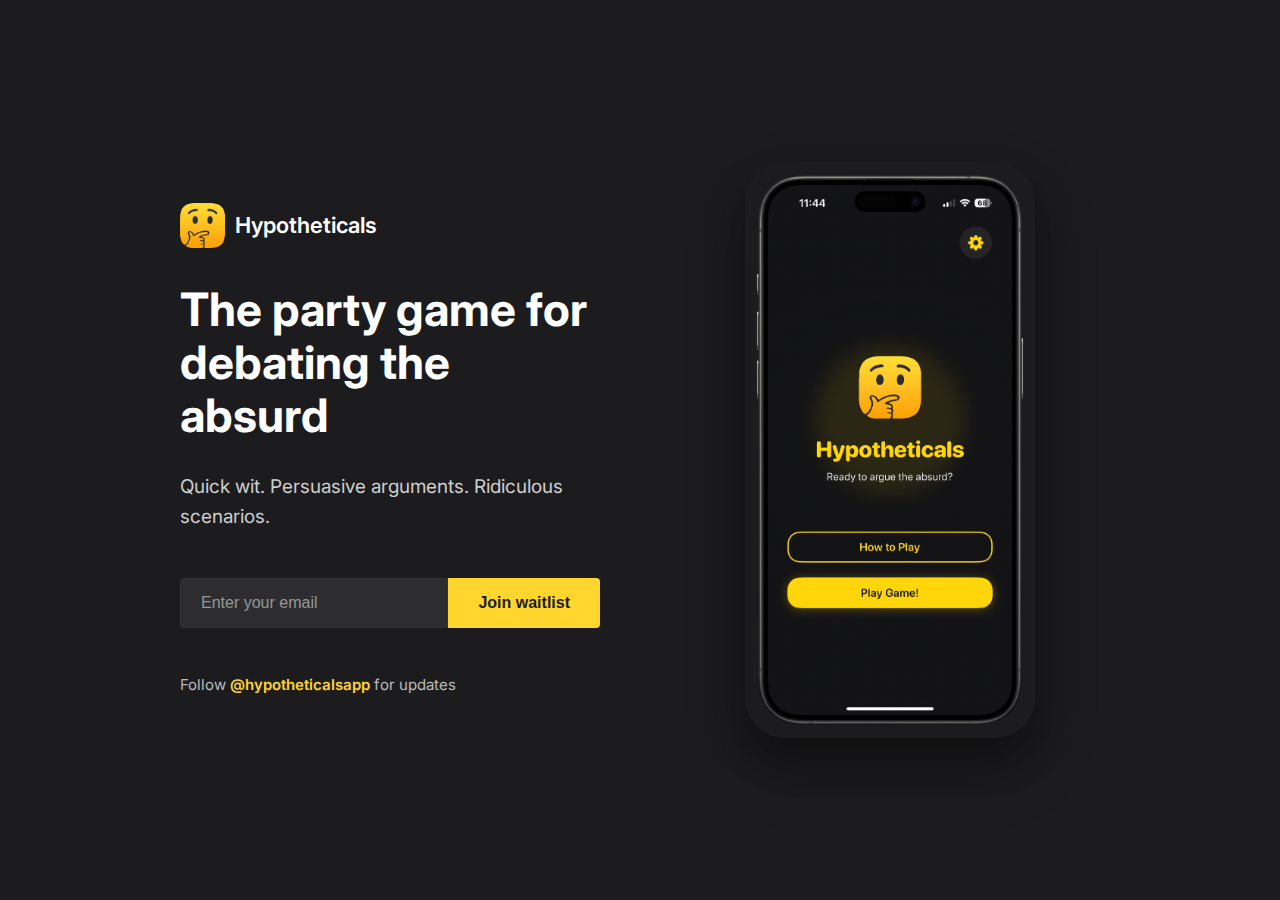
<file: index.html>
<!DOCTYPE html>
<html lang="en">
<head>
    <meta charset="UTF-8">
    <meta name="viewport" content="width=device-width, initial-scale=1.0">
    <meta name="description" content="Hypotheticals: The party game where teams debate absurd scenarios. Argue as optimists or skeptics in this fast-paced, fun game show format.">
    <title>Hypotheticals - Debate the absurd</title>
    <link rel="stylesheet" href="styles.css">
    <link rel="preconnect" href="https://fonts.googleapis.com">
    <link rel="preconnect" href="https://fonts.gstatic.com" crossorigin>
    <link href="https://fonts.googleapis.com/css2?family=Inter:wght@400;500;600;700&display=swap" rel="stylesheet">
</head>
<body>
    <div class="container">
        <div class="content-wrapper">
            <div class="left-content">
                <div class="logo-container">
                    <img src="assets/hypotheticals-icon.png" alt="Hypotheticals App Icon" class="app-icon">
                    <span class="app-name">Hypotheticals</span>
                </div>
                
                <h1>The party game for debating the absurd</h1>
                
                <p class="subtitle">Quick wit. Persuasive arguments. Ridiculous scenarios.</p>
                
                <div class="waitlist-form">
                    <form id="waitlist-form">
                        <input type="email" name="email" id="email" placeholder="Enter your email" required>
                        <button type="submit">Join waitlist</button>
                    </form>
                </div>
                
                <div id="thank-you" class="hidden">
                    <p>Thank you for joining the waitlist!</p>
                    <p>We'll keep you updated on our progress.</p>
                </div>
                
                <div class="social-link">
                    <p>Follow <a href="https://instagram.com/hypotheticalsapp" target="_blank" rel="noopener">@hypotheticalsapp</a> for updates</p>
                </div>
            </div>
            
            <div class="right-content">
                <div class="phone-mockup">
                    <img src="assets/hypotheticals-mockup.png" alt="Hypotheticals App Mockup" class="mockup-image">
                </div>
            </div>
        </div>
    </div>
    
    <script>
        document.getElementById('waitlist-form').addEventListener('submit', function(e) {
            e.preventDefault();
            
            const email = document.getElementById('email').value;
            
            // Using FormSubmit's AJAX endpoint
            fetch('https://formsubmit.co/ajax/tandrewtk@gmail.com', {
                method: 'POST',
                headers: {
                    'Content-Type': 'application/json',
                    'Accept': 'application/json'
                },
                body: JSON.stringify({
                    email: email,
                    _subject: 'New Hypotheticals Waitlist Signup'
                })
            })
            .then(response => response.json())
            .then(data => {
                if(data.success === 'true' || data.success === true) {
                    // Show thank you message
                    document.getElementById('waitlist-form').style.display = 'none';
                    document.getElementById('thank-you').classList.remove('hidden');
                    
                    // Or redirect to thanks page
                    // window.location.href = 'thanks.html';
                } else {
                    console.error('Submission error:', data);
                    alert('There was an error submitting your email. Please try again.');
                }
            })
            .catch(error => {
                console.error('Error:', error);
                // If AJAX fails, submit the form directly
                window.location.href = 'thanks.html';
            });
        });
    </script>
</body>
</html>
</file>
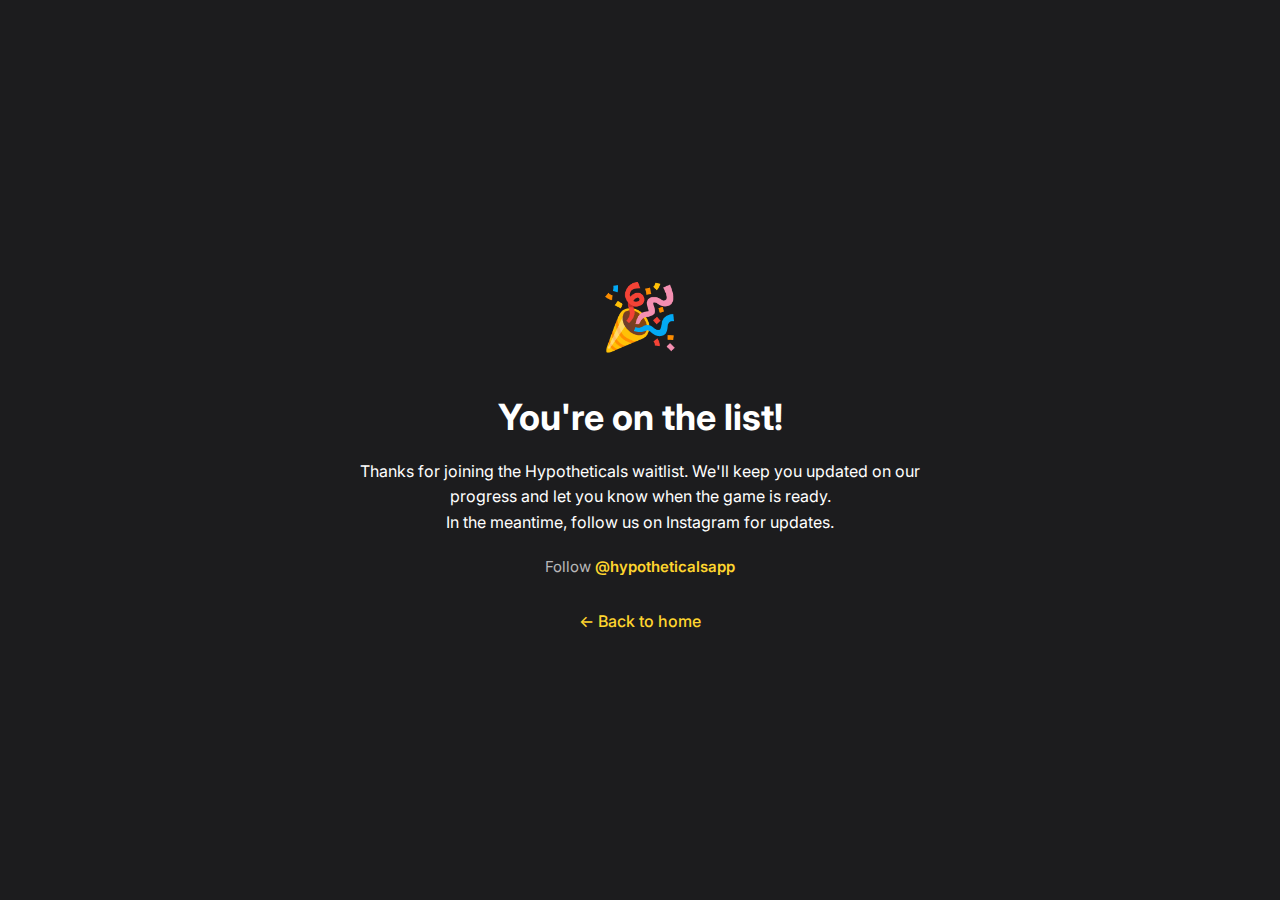
<file: thanks.html>
<!DOCTYPE html>
<html lang="en">
<head>
    <meta charset="UTF-8">
    <meta name="viewport" content="width=device-width, initial-scale=1.0">
    <meta name="description" content="Hypotheticals: The party game where teams debate absurd scenarios. Argue as optimists or skeptics in this fast-paced, fun game show format.">
    <title>Thanks for Joining - Hypotheticals</title>
    <link rel="stylesheet" href="styles.css">
    <link rel="preconnect" href="https://fonts.googleapis.com">
    <link rel="preconnect" href="https://fonts.gstatic.com" crossorigin>
    <link href="https://fonts.googleapis.com/css2?family=Inter:wght@400;500;600;700&display=swap" rel="stylesheet">
    <style>
        .thanks-container {
            text-align: center;
            max-width: 600px;
            margin: 0 auto;
            padding: 80px 20px;
        }
        .thanks-emoji {
            font-size: 64px;
            margin-bottom: 30px;
        }
        .thanks-title {
            font-size: 36px;
            margin-bottom: 20px;
        }
        .back-link {
            display: inline-block;
            margin-top: 30px;
            color: var(--button-color);
            text-decoration: none;
            font-weight: 500;
        }
        .back-link:hover {
            text-decoration: underline;
        }
    </style>
</head>
<body>
    <div class="container">
        <div class="thanks-container">
            <div class="thanks-emoji">🎉</div>
            <h1 class="thanks-title">You're on the list!</h1>
            <p>Thanks for joining the Hypotheticals waitlist. We'll keep you updated on our progress and let you know when the game is ready.</p>
            <p>In the meantime, follow us on Instagram for updates.</p>
            
            <div class="social-link" style="margin-top: 20px;">
                <p>Follow <a href="https://instagram.com/hypotheticalsapp" target="_blank" rel="noopener">@hypotheticalsapp</a></p>
            </div>
            
            <a href="index.html" class="back-link">← Back to home</a>
        </div>
    </div>
</body>
</html>
</file>
<file: styles.css>
* {
    margin: 0;
    padding: 0;
    box-sizing: border-box;
}

:root {
    --primary-color: #FFD52E;
    --secondary-color: #232323;
    --text-color: #FFFFFF;
    --background-color: #1C1C1E;
    --input-border: #333333;
    --button-color: #FFD52E;
    --button-hover: #FFE05E;
}

body {
    font-family: 'Inter', -apple-system, BlinkMacSystemFont, sans-serif;
    background-color: var(--background-color);
    color: var(--text-color);
    line-height: 1.6;
    min-height: 100vh;
    display: flex;
    align-items: center;
    justify-content: center;
}

body::before {
    display: none;
}

.container {
    width: 100%;
    max-width: 1000px;
    padding: 0 40px;
    margin: 0 auto;
}

.content-wrapper {
    display: flex;
    align-items: center;
    justify-content: center;
    gap: 80px;
    min-height: 80vh;
    position: relative;
    z-index: 1;
    padding: 20px 0;
}

.left-content {
    flex: 1;
    max-width: 480px;
}

.right-content {
    flex: 1;
    display: flex;
    justify-content: center;
    align-items: center;
    position: relative;
    padding-left: 0;
}

/* Remove the glow effect completely */
.right-content::before {
    display: none;
}

.logo-container {
    display: flex;
    align-items: center;
    margin-bottom: 35px;
}

.app-icon {
    width: 45px;
    height: 45px;
    border-radius: 12px;
    margin-right: 10px;
}

.app-name {
    font-size: 22px;
    font-weight: 600;
    color: var(--text-color);
}

h1 {
    font-size: 46px;
    line-height: 1.15;
    font-weight: 700;
    margin-bottom: 30px;
    color: var(--text-color);
}

.subtitle {
    font-size: 19px;
    margin-bottom: 45px;
    color: rgba(255, 255, 255, 0.8);
}

.waitlist-form {
    margin-bottom: 30px;
}

form {
    display: flex;
    margin-bottom: 0;
}

input[type="email"] {
    flex: 1;
    padding: 15px 20px;
    border: 1px solid var(--input-border);
    background-color: rgba(255, 255, 255, 0.08);
    color: var(--text-color);
    border-radius: 4px 0 0 4px;
    font-size: 16px;
    outline: none;
    height: 50px;
}

input[type="email"]::placeholder {
    color: rgba(255, 255, 255, 0.5);
}

input[type="email"]:focus {
    border-color: var(--button-color);
    background-color: rgba(255, 255, 255, 0.12);
}

button {
    padding: 15px 30px;
    background-color: var(--button-color);
    color: #1C1C1E;
    border: none;
    border-radius: 0 4px 4px 0;
    font-size: 16px;
    font-weight: 600;
    cursor: pointer;
    transition: background-color 0.3s;
    height: 50px;
}

button:hover {
    background-color: var(--button-hover);
}

.phone-mockup {
    position: relative;
    width: 100%;
    max-width: 290px;
    height: auto;
    margin-right: 0;
    margin-left: 0;
}

.mockup-image {
    width: 100%;
    height: auto;
    display: block;
    border-radius: 40px;
    position: relative;
    z-index: 1;
    /* More natural shadow with two layers */
    box-shadow: 
        0 20px 40px rgba(0, 0, 0, 0.2),
        0 30px 60px rgba(0, 0, 0, 0.3);
}

#thank-you {
    margin-top: 20px;
    padding: 20px;
    background-color: rgba(255, 255, 255, 0.1);
    border-radius: 8px;
}

.hidden {
    display: none;
}

.social-link {
    margin-top: 45px;
    font-size: 15px;
    color: rgba(255, 255, 255, 0.7);
}

.social-link a {
    color: var(--button-color);
    font-weight: 600;
    text-decoration: none;
}

.social-link a:hover {
    text-decoration: underline;
}

@media (max-width: 950px) {
    .container {
        padding: 0 25px 40px;
    }
    
    .content-wrapper {
        flex-direction: column;
        padding: 40px 0 0;
        min-height: auto;
        gap: 40px;
    }
    
    .left-content {
        text-align: center;
        order: 0;
        max-width: 100%;
    }
    
    .right-content {
        order: 1;
        margin-top: 20px;
        margin-bottom: 40px;
        justify-content: center;
        padding-left: 0;
        flex: 1;
    }
    
    .logo-container {
        justify-content: center;
        margin-bottom: 25px;
    }
    
    h1 {
        font-size: 36px;
        margin-bottom: 20px;
    }
    
    .subtitle {
        font-size: 18px;
        margin-bottom: 35px;
    }
    
    form {
        flex-direction: column;
    }
    
    input[type="email"] {
        border-radius: 4px;
        margin-bottom: 10px;
        height: 50px;
    }
    
    button {
        border-radius: 4px;
        width: 100%;
        height: 50px;
    }
    
    .phone-mockup {
        max-width: 300px;
        margin-right: 0;
        width: 85%;
    }
    
    .mockup-image {
        border-radius: 32px;
    }
}

/* For even smaller screens */
@media (max-width: 500px) {
    .phone-mockup {
        max-width: 260px;
        width: 80%;
    }
    
    h1 {
        font-size: 32px;
    }
    
    .subtitle {
        font-size: 16px;
    }
}

/* For larger screens */
@media (min-width: 1400px) {
    .container {
        max-width: 1200px;
    }
    
    .content-wrapper {
        gap: 100px;
    }
    
    .phone-mockup {
        max-width: 320px;
    }
}
</file>
